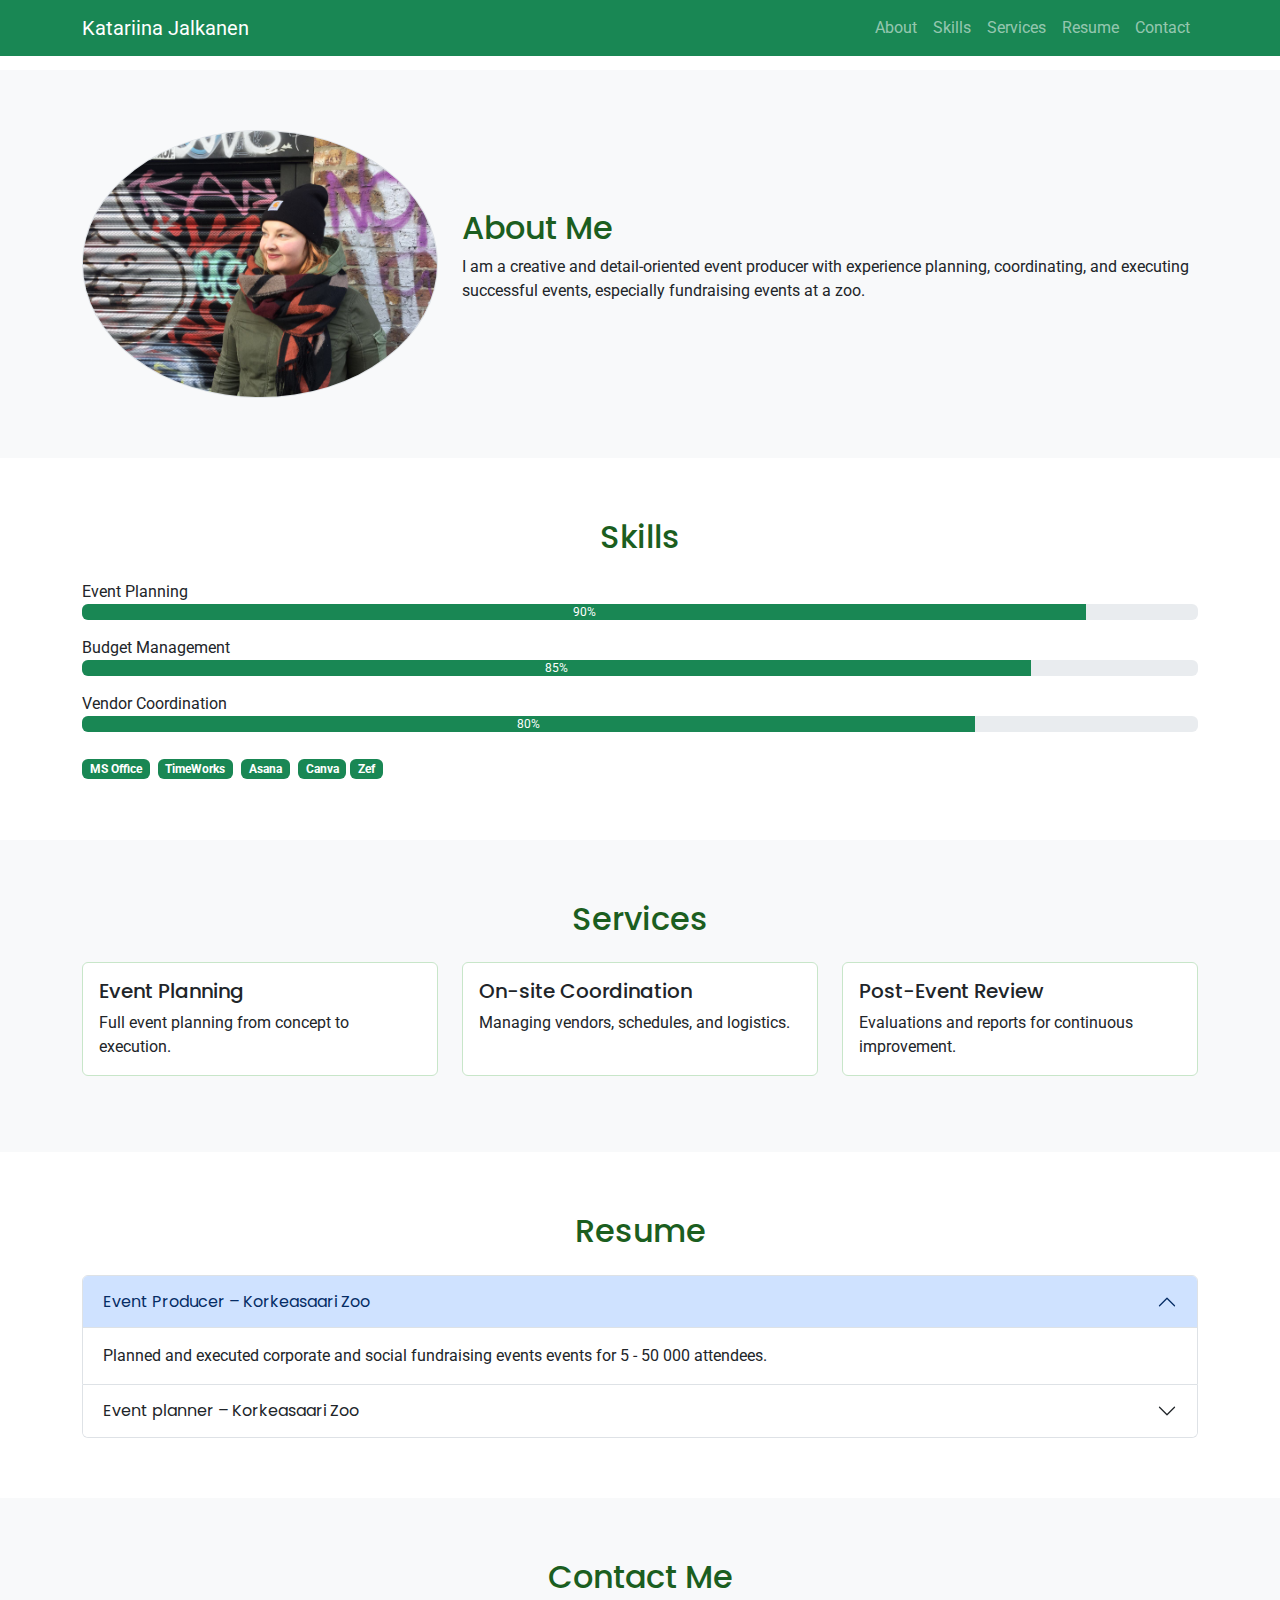
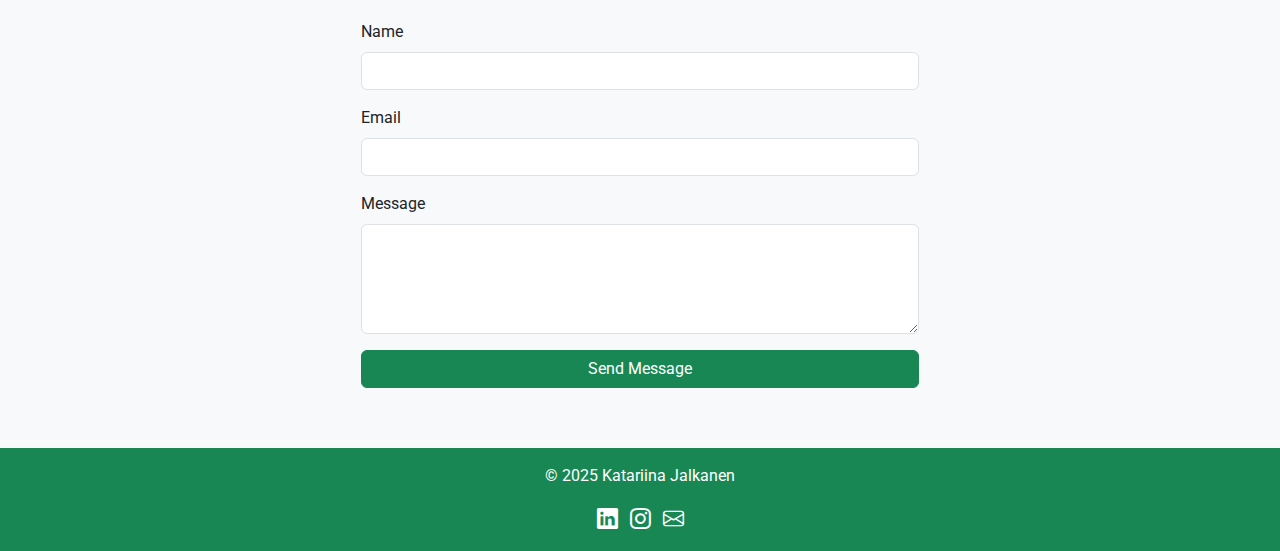
<file: Bootstrap Assignment/index.html>
<!DOCTYPE html>
<html lang="en">
<head>
    <meta charset="UTF-8">
    <title>Katariina Jalkanen</title>

    <!-- Bootstrap 5 CSS (CDN) -->
    <link href="https://cdn.jsdelivr.net/npm/bootstrap@5.3.2/dist/css/bootstrap.min.css" rel="stylesheet">

    <!-- Bootstrap Icons -->
    <link href="https://cdn.jsdelivr.net/npm/bootstrap-icons/font/bootstrap-icons.css" rel="stylesheet">

    <!-- Google Fonts: Poppins & Roboto -->
    <link href="https://fonts.googleapis.com/css2?family=Poppins:wght@600&family=Roboto&display=swap" rel="stylesheet">

    <!-- External Custom CSS -->
    <link rel="stylesheet" href="css/style.css">

</head>
<body>

<!-- ================= NAVBAR ================= -->
<nav class="navbar navbar-expand-lg navbar-dark bg-success fixed-top">
    <div class="container">
        <a class="navbar-brand" href="#about">Katariina Jalkanen</a>

        <button class="navbar-toggler" type="button" data-bs-toggle="collapse" data-bs-target="#mainNav">
            <span class="navbar-toggler-icon"></span>
        </button>

        <div class="collapse navbar-collapse" id="mainNav">
            <ul class="navbar-nav ms-auto">
                <li class="nav-item"><a class="nav-link" href="#about">About</a></li>
                <li class="nav-item"><a class="nav-link" href="#skills">Skills</a></li>
                <li class="nav-item"><a class="nav-link" href="#services">Services</a></li>
                <li class="nav-item"><a class="nav-link" href="#resume">Resume</a></li>
                <li class="nav-item"><a class="nav-link" href="#contact">Contact</a></li>
            </ul>
        </div>
    </div>
</nav>

<!-- ================= ABOUT ME ================= -->
<section id="about" class="section-padding bg-light">
    <div class="container">
        <div class="row align-items-center">
            
            <div class="col-md-4 text-center">
                
                <img src="images/IMG_8683.JPG" alt="Katariina Jalkanen" class="img-fluid rounded-circle border">
            </div>

            <div class="col-md-8">
                <h2>About Me</h2>
                <p>
                    I am a creative and detail-oriented event producer with experience planning,
                    coordinating, and executing successful events, especially fundraising events at a zoo.
                </p>
            </div>
        </div>
    </div>
</section>

<!-- ================= SKILLS ================= -->
<section id="skills" class="section-padding">
    <div class="container">
        <h2 class="text-center mb-4">Skills</h2>

        <div class="mb-3">
            <label>Event Planning</label>
            <div class="progress">
                <div class="progress-bar bg-success" style="width: 90%;">90%</div>
            </div>
        </div>

        <div class="mb-3">
            <label>Budget Management</label>
            <div class="progress">
                <div class="progress-bar bg-success" style="width: 85%;">85%</div>
            </div>
        </div>

        <div class="mb-3">
            <label>Vendor Coordination</label>
            <div class="progress">
                <div class="progress-bar bg-success" style="width: 80%;">80%</div>
            </div>
        </div>

        <div class="mt-4">
            <span class="badge bg-success me-1">MS Office</span>
            <span class="badge bg-success me-1">TimeWorks</span>
            <span class="badge bg-success me-1">Asana</span>
            <span class="badge bg-success">Canva</span>
            <span class="badge bg-success">Zef</span>
        </div>
    </div>
</section>

<!-- ================= SERVICES ================= -->
<section id="services" class="section-padding bg-light">
    <div class="container">
        <h2 class="text-center mb-4">Services</h2>

        <div class="row">
            <div class="col-md-4 mb-3">
                <div class="card h-100">
                    <div class="card-body">
                        <h5 class="card-title">Event Planning</h5>
                        <p class="card-text">Full event planning from concept to execution.</p>
                    </div>
                </div>
            </div>

            <div class="col-md-4 mb-3">
                <div class="card h-100">
                    <div class="card-body">
                        <h5 class="card-title">On-site Coordination</h5>
                        <p class="card-text">Managing vendors, schedules, and logistics.</p>
                    </div>
                </div>
            </div>

            <div class="col-md-4 mb-3">
                <div class="card h-100">
                    <div class="card-body">
                        <h5 class="card-title">Post-Event Review</h5>
                        <p class="card-text">Evaluations and reports for continuous improvement.</p>
                    </div>
                </div>
            </div>
        </div>
    </div>
</section>

<!-- ================= RESUME ================= -->
<section id="resume" class="section-padding">
    <div class="container">
        <h2 class="text-center mb-4">Resume</h2>

        <div class="accordion" id="resumeAccordion">
            <div class="accordion-item">
                <h2 class="accordion-header">
                    <button class="accordion-button" data-bs-toggle="collapse" data-bs-target="#job1">
                        Event Producer – Korkeasaari Zoo
                    </button>
                </h2>
                <div id="job1" class="accordion-collapse collapse show">
                    <div class="accordion-body">
                        Planned and executed corporate and social fundraising events events for 5 - 50 000 attendees.
                    </div>
                </div>
            </div>

            <div class="accordion-item">
                <h2 class="accordion-header">
                    <button class="accordion-button collapsed" data-bs-toggle="collapse" data-bs-target="#job2">
                        Event planner – Korkeasaari Zoo
                    </button>
                </h2>
                <div id="job2" class="accordion-collapse collapse">
                    <div class="accordion-body">
                        Supported logistics, vendor communication, and on-site coordination.
                    </div>
                </div>
            </div>
        </div>
    </div>
</section>

<!-- ================= CONTACT ================= -->
<section id="contact" class="section-padding bg-light">
    <div class="container">
        <h2 class="text-center mb-4">Contact Me</h2>

        <form class="col-md-6 mx-auto"
            action="mailto:katariina.jalkanen@student.laurea.fi"
            method="post"
            enctype="text/plain">
            <div class="mb-3">
                <label class="form-label">Name</label>
                <input type="text" class="form-control">
            </div>

            <div class="mb-3">
                <label class="form-label">Email</label>
                <input type="email" class="form-control">
            </div>

            <div class="mb-3">
                <label class="form-label">Message</label>
                <textarea class="form-control" rows="4"></textarea>
            </div>

            <button type="submit" class="btn btn-success w-100">Send Message</button>
        </form>
    </div>
</section>

<!-- ================= FOOTER ================= -->
<footer class="bg-success text-white text-center p-3">
    <p>© 2025 Katariina Jalkanen</p>

    <a href="https://www.linkedin.com/in/kataj007" class="text-white me-2"><i class="bi bi-linkedin"></i></a>
    <a href="https://www.instagram.com" class="text-white me-2"><i class="bi bi-instagram"></i></a>
    <a href="mailto:katariina.jalkanen@student.laurea.fi" class="text-white"><i class="bi bi-envelope"></i></a>
</footer>

<script src="https://cdn.jsdelivr.net/npm/bootstrap@5.3.2/dist/js/bootstrap.bundle.min.js"></script>
</body>
</html>
</file>
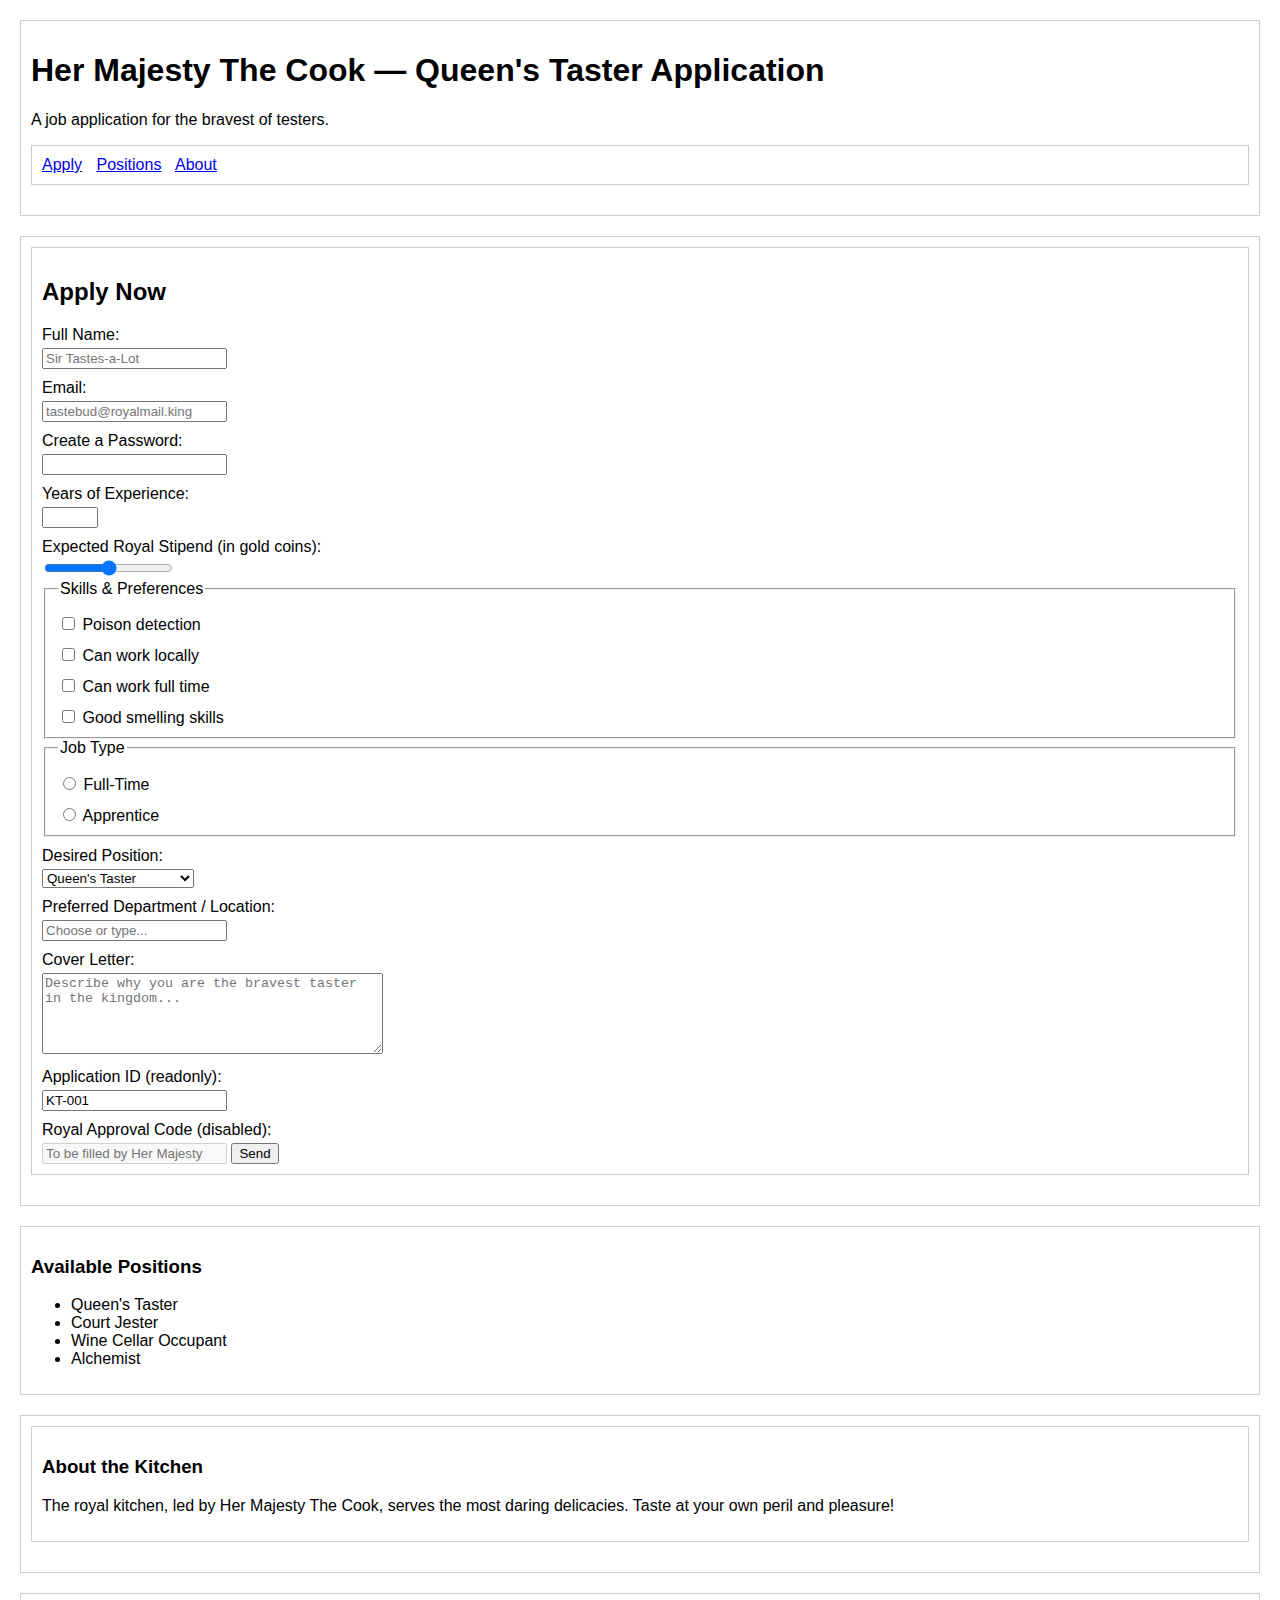
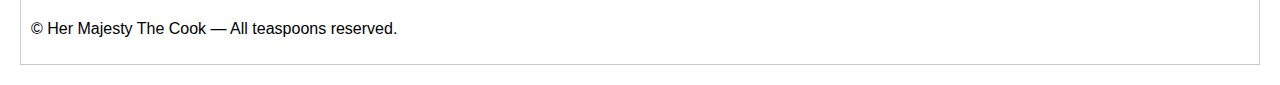
<file: Katariina_Jalkanen_HTML2/index.html>
<!doctype html>
<html lang="en">
<head>
 
  <title>Her Majesty The Cook — King's Taster Application</title>

  <style>
    body { font-family: Arial, sans-serif; margin: 20px; }
    header, nav, section, article, aside, footer { margin-bottom: 20px; padding: 10px; border: 1px solid #ccc; }
    label { display: block; margin-top: 10px; }
    input, select, textarea { margin-top: 4px; }
    blockquote { border-left: 3px solid #ccc; padding-left: 10px; color: #555; }
    nav a { margin-right: 10px; }
  </style>
</head>

<body>
  <!-- Header -->
  <header>
    <h1>Her Majesty The Cook — Queen's Taster Application</h1>
    <p>A job application for the bravest of testers.</p>

    <!-- Navigation -->
    <nav>
      <a href="#apply">Apply</a>
      <a href="#positions">Positions</a>
      <a href="#about">About</a>
    </nav>
  </header>

  <!-- Main content -->
  <section id="apply">
    <article>
      <h2>Apply Now</h2>

      <!-- Form -->
      <form action="/submit" method="POST" autocomplete="on" aria-label="King's Taster Application Form">

        <!-- Text input: full name -->
        <label for="fullname">Full Name:</label>
        <input type="text" id="fullname" name="full_name" placeholder="Sir Tastes-a-Lot"
               required minlength="3" maxlength="60" pattern="^[A-Za-z0-9 '\-\.]+$" aria-required="true">

        <!-- Text input: email -->
        <label for="email">Email:</label>
        <input type="text" id="email" name="email" placeholder="tastebud@royalmail.king" required>

        <!-- Password -->
        <label for="password">Create a Password:</label>
        <input type="password" id="password" name="password" required minlength="8">

        <!-- Number -->
        <label for="experience">Years of Experience:</label>
        <input type="number" id="experience" name="years_experience" min="0" max="50">

        <!-- Range -->
        <label for="salary-range">Expected Royal Stipend (in gold coins):</label>
        <input type="range" id="salary-range" name="expected_salary" min="0" max="500" step="5">

        <!-- Checkboxes -->
        <fieldset>
          <legend>Skills & Preferences</legend>
          <label><input type="checkbox" name="skill_poison"> Poison detection</label>
          <label><input type="checkbox" name="skill_local"> Can work locally</label>
          <label><input type="checkbox" name="skill_fulltime"> Can work full time</label>
          <label><input type="checkbox" name="skill_smell"> Good smelling skills</label>
        </fieldset>

        <!-- Radio -->
        <fieldset>
          <legend>Job Type</legend>
          <label><input type="radio" name="job_type" value="Full-Time" required> Full-Time</label>
          <label><input type="radio" name="job_type" value="Apprentice"> Apprentice</label>
        </fieldset>

        <!-- Dropdown -->
        <label for="position">Desired Position:</label>
        <select id="position" name="position">
          <option value="King's Taster">Queen's Taster</option>
          <option value="Court Jester">Court Jester</option>
          <option value="Wine Cellar Occupant">Wine Cellar Occupant</option>
          <option value="Alchemist">Alchemist</option>
        </select>

        <!-- Datalist -->
        <label for="dept">Preferred Department / Location:</label>
        <input list="departments" id="dept" name="department" placeholder="Choose or type...">
        <datalist id="departments">
          <option value="Castle Kitchen">
          <option value="Dungeon Brewery">
          <option value="Royal Gardens">
        </datalist>

        <!-- Textarea -->
        <label for="cover">Cover Letter:</label>
        <textarea id="cover" name="cover_letter" rows="5" cols="40"
                  placeholder="Describe why you are the bravest taster in the kingdom..."></textarea>

        <!-- Readonly -->
        <label for="app-id">Application ID (readonly):</label>
        <input type="text" id="app-id" value="KT-001" readonly>

        <!-- Disabled -->
        <label for="royal-code">Royal Approval Code (disabled):</label>
        <input type="text" id="royal-code" placeholder="To be filled by Her Majesty" disabled>

        <!-- Submit -->
        <input type="submit" value="Send">
      </form>
    </article>
  </section>

  <!-- Aside -->
  <aside id="positions">
    <h3>Available Positions</h3>
    <ul>
      <li>Queen's Taster</li>
      <li>Court Jester</li>
      <li>Wine Cellar Occupant</li>
      <li>Alchemist</li>
    </ul>

  </aside>

  <!-- About section -->
  <section id="about">
    <article>
      <h3>About the Kitchen</h3>
      <p>The royal kitchen, led by Her Majesty The Cook, serves the most daring delicacies.
         Taste at your own peril and pleasure!</p>
    </article>
  </section>

  <!-- Footer -->
  <footer>
    <p>© Her Majesty The Cook — All teaspoons reserved.</p>
  </footer>

</body>
</html>
</file>
<file: Bootstrap Assignment/css/style.css>
/* Custom styles for resume website */
/* This file customizes colors, fonts, and spacing without overriding Bootstrap layout */

body {
    font-family: 'Roboto', sans-serif;
    padding-top: 70px; /* Prevent navbar overlap */
}

h1, h2, h3, h4, h5 {
    font-family: 'Poppins', sans-serif;
    color: #1b5e20;
}

.section-padding {
    padding: 60px 0;
}

.card {
    border: 1px solid #c8e6c9;
}

footer i {
    font-size: 1.3rem;
}
</file>
